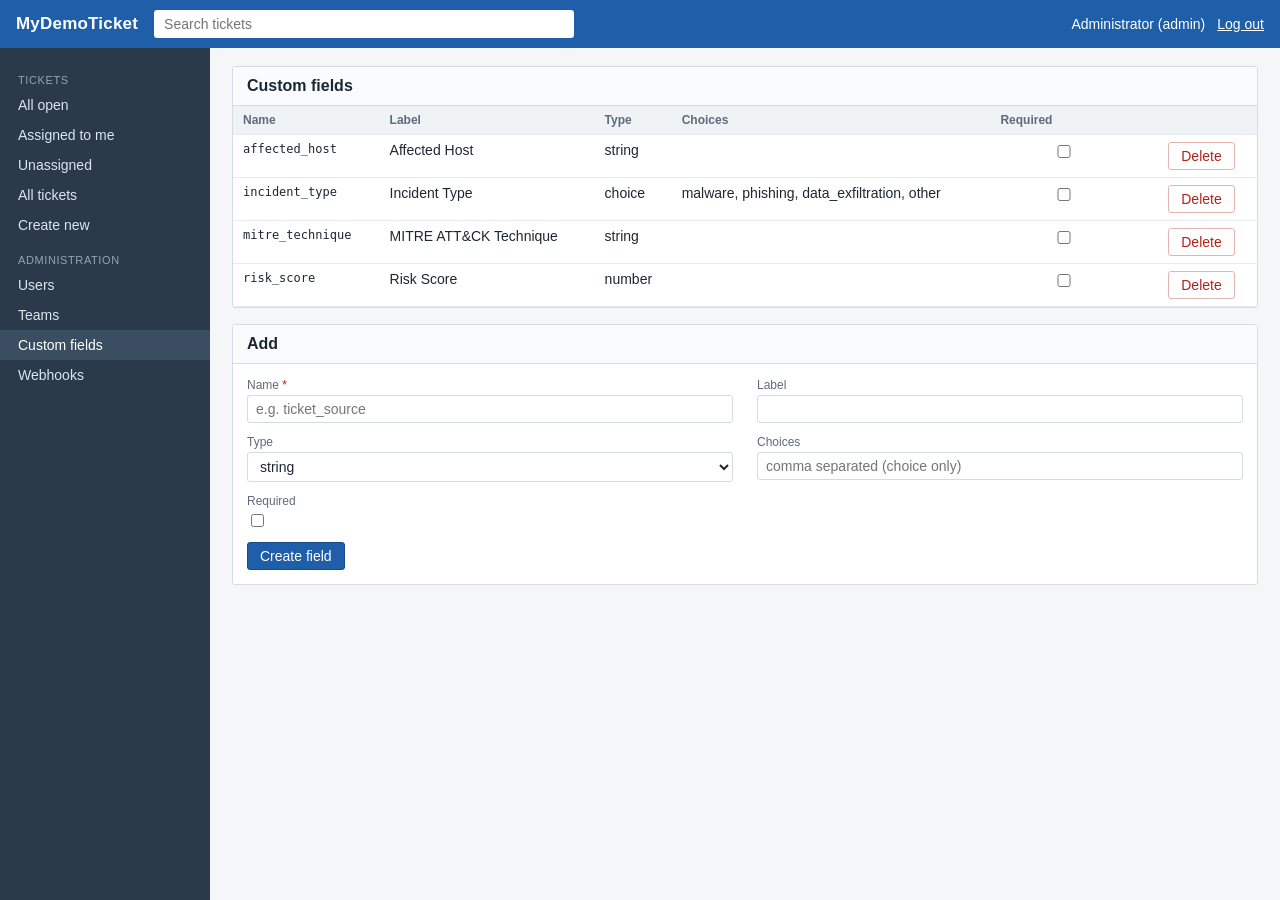
<file: docs/mockups/admin-custom-fields.html>
<!doctype html>
<html lang="en">
<head>
  <meta charset="utf-8">
  <meta name="viewport" content="width=device-width, initial-scale=1">
  <title>Mockup - Custom fields - MyDemoTicket</title>
  <!-- Static mockup: uses the real UI stylesheet; all data is placeholder data. -->
  <link rel="stylesheet" href="../../ticket-system/mydemoticket/static/app.css">
</head>
<body>
  <header class="topbar">
    <a class="brand" href="ticket-list.html">MyDemoTicket</a>
    <form class="global-search"><input type="search" placeholder="Search tickets" aria-label="Search tickets"></form>
    <div class="userbox"><span>Administrator (admin)</span><button type="button" class="link">Log out</button></div>
  </header>
  <div class="layout">
    <nav class="sidebar">
      <div class="nav-section">Tickets</div>
      <a href="ticket-list.html">All open</a>
      <a href="ticket-list.html">Assigned to me</a>
      <a href="ticket-list.html">Unassigned</a>
      <a href="ticket-list.html">All tickets</a>
      <a href="ticket-detail.html">Create new</a>
      <div class="nav-section">Administration</div>
      <a href="admin-custom-fields.html">Users</a>
      <a href="admin-custom-fields.html">Teams</a>
      <a class="active" href="admin-custom-fields.html">Custom fields</a>
      <a href="admin-custom-fields.html">Webhooks</a>
    </nav>
    <main class="content">
      <div class="panel">
        <div class="panel-head"><h1>Custom fields</h1></div>
        <table class="list">
          <thead><tr><th>Name</th><th>Label</th><th>Type</th><th>Choices</th><th>Required</th><th></th></tr></thead>
          <tbody>
            <tr><td class="mono">affected_host</td><td>Affected Host</td><td>string</td><td></td><td><input type="checkbox" aria-label="Required"></td><td><button class="danger">Delete</button></td></tr>
            <tr><td class="mono">incident_type</td><td>Incident Type</td><td>choice</td><td>malware, phishing, data_exfiltration, other</td><td><input type="checkbox" aria-label="Required"></td><td><button class="danger">Delete</button></td></tr>
            <tr><td class="mono">mitre_technique</td><td>MITRE ATT&amp;CK Technique</td><td>string</td><td></td><td><input type="checkbox" aria-label="Required"></td><td><button class="danger">Delete</button></td></tr>
            <tr><td class="mono">risk_score</td><td>Risk Score</td><td>number</td><td></td><td><input type="checkbox" aria-label="Required"></td><td><button class="danger">Delete</button></td></tr>
          </tbody>
        </table>
      </div>
      <div class="panel">
        <div class="panel-head"><h2>Add</h2></div>
        <form class="panel-body form-grid">
          <div><label class="req">Name</label><input placeholder="e.g. ticket_source"></div>
          <div><label>Label</label><input></div>
          <div><label>Type</label><select><option>string</option><option>number</option><option>boolean</option><option>choice</option><option>date</option></select></div>
          <div><label>Choices</label><input placeholder="comma separated (choice only)"></div>
          <div><label>Required</label><input type="checkbox"></div>
          <div class="wide"><button class="primary" type="button">Create field</button></div>
        </form>
      </div>
    </main>
  </div>
</body>
</html>
</file>
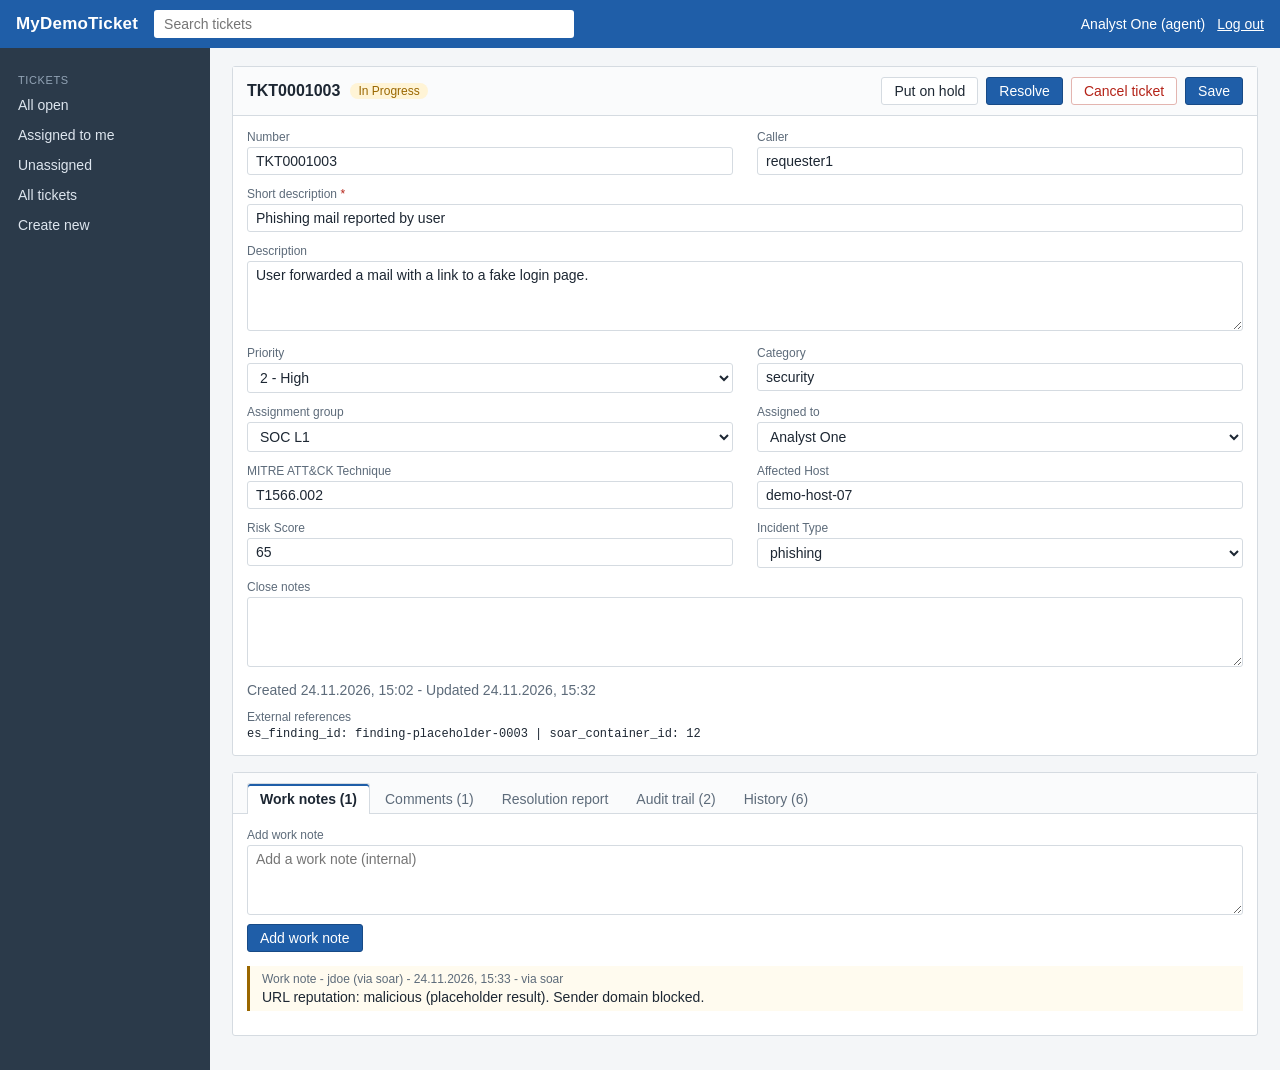
<file: docs/mockups/ticket-detail.html>
<!doctype html>
<html lang="en">
<head>
  <meta charset="utf-8">
  <meta name="viewport" content="width=device-width, initial-scale=1">
  <title>Mockup - Ticket detail - MyDemoTicket</title>
  <!-- Static mockup: uses the real UI stylesheet; all data is placeholder data. -->
  <link rel="stylesheet" href="../../ticket-system/mydemoticket/static/app.css">
</head>
<body>
  <header class="topbar">
    <a class="brand" href="ticket-list.html">MyDemoTicket</a>
    <form class="global-search"><input type="search" placeholder="Search tickets" aria-label="Search tickets"></form>
    <div class="userbox"><span>Analyst One (agent)</span><button type="button" class="link">Log out</button></div>
  </header>
  <div class="layout">
    <nav class="sidebar">
      <div class="nav-section">Tickets</div>
      <a href="ticket-list.html">All open</a>
      <a href="ticket-list.html">Assigned to me</a>
      <a href="ticket-list.html">Unassigned</a>
      <a href="ticket-list.html">All tickets</a>
      <a href="ticket-detail.html">Create new</a>
    </nav>
    <main class="content">
      <div class="panel">
        <div class="panel-head">
          <h1>TKT0001003 </h1><span class="badge state-in_progress">In Progress</span>
          <span class="spacer"></span>
          <div class="actions">
            <button>Put on hold</button>
            <button class="primary">Resolve</button>
            <button class="danger">Cancel ticket</button>
            <button class="primary">Save</button>
          </div>
        </div>
        <div class="panel-body form-grid">
          <div><label>Number</label><input value="TKT0001003" disabled></div>
          <div><label>Caller</label><input value="requester1" disabled></div>
          <div class="wide"><label class="req">Short description</label><input value="Phishing mail reported by user"></div>
          <div class="wide"><label>Description</label><textarea>User forwarded a mail with a link to a fake login page.</textarea></div>
          <div><label>Priority</label><select><option>1 - Critical</option><option selected>2 - High</option><option>3 - Moderate</option><option>4 - Low</option></select></div>
          <div><label>Category</label><input value="security"></div>
          <div><label>Assignment group</label><select><option>-- none --</option><option selected>SOC L1</option><option>SOC L2</option><option>IT Ops</option></select></div>
          <div><label>Assigned to</label><select><option>-- none --</option><option selected>Analyst One</option><option>Analyst Two</option></select></div>
          <div><label>MITRE ATT&amp;CK Technique</label><input value="T1566.002"></div>
          <div><label>Affected Host</label><input value="demo-host-07"></div>
          <div><label>Risk Score</label><input type="number" value="65"></div>
          <div><label>Incident Type</label><select><option>-</option><option>malware</option><option selected>phishing</option><option>data_exfiltration</option><option>other</option></select></div>
          <div class="wide"><label>Close notes</label><textarea></textarea></div>
          <div class="wide muted">Created 24.11.2026, 15:02 - Updated 24.11.2026, 15:32</div>
          <div class="wide"><label>External references</label><div class="mono">es_finding_id: finding-placeholder-0003  |  soar_container_id: 12</div></div>
        </div>
      </div>
      <!-- Journal tabs (static: only the "Work notes" panel is shown, the others are hidden). -->
      <div class="panel">
        <div class="panel-head tabs-head">
          <div class="tablist" role="tablist" aria-label="Ticket activity">
            <button type="button" role="tab" id="tab-worknotes" aria-controls="tabpanel-worknotes" aria-selected="true" tabindex="0">Work notes (1)</button>
            <button type="button" role="tab" id="tab-comments" aria-controls="tabpanel-comments" aria-selected="false" tabindex="-1">Comments (1)</button>
            <button type="button" role="tab" id="tab-resolution" aria-controls="tabpanel-resolution" aria-selected="false" tabindex="-1">Resolution report</button>
            <button type="button" role="tab" id="tab-audit" aria-controls="tabpanel-audit" aria-selected="false" tabindex="-1">Audit trail (2)</button>
            <button type="button" role="tab" id="tab-history" aria-controls="tabpanel-history" aria-selected="false" tabindex="-1">History (6)</button>
          </div>
        </div>
        <div class="panel-body tabpanel" role="tabpanel" id="tabpanel-worknotes" aria-labelledby="tab-worknotes" tabindex="0">
          <form class="journal-form">
            <label for="j-work_note">Add work note</label>
            <textarea id="j-work_note" placeholder="Add a work note (internal)"></textarea>
            <div><button class="primary" type="button">Add work note</button></div>
          </form>
          <ul class="journal">
            <li class="work_note"><div class="meta">Work note - jdoe (via soar) - 24.11.2026, 15:33 - via soar</div><div class="body">URL reputation: malicious (placeholder result). Sender domain blocked.</div></li>
          </ul>
        </div>
        <div class="panel-body tabpanel" role="tabpanel" id="tabpanel-comments" aria-labelledby="tab-comments" tabindex="0" hidden>
          <ul class="journal">
            <li class="comment"><div class="meta">Comment - analyst1 - 24.11.2026, 15:31 - via web</div><div class="body">Thanks for reporting, we are looking into it.</div></li>
          </ul>
        </div>
        <div class="panel-body tabpanel" role="tabpanel" id="tabpanel-resolution" aria-labelledby="tab-resolution" tabindex="0" hidden>
          <div class="report">
            <h3>Close notes</h3>
            <p class="muted">Not resolved yet.</p>
            <p class="muted">Resolved: -</p>
            <h3>Summary</h3>
            <div class="summary-entry"><div class="meta">ai-assistant (via soar) - 24.11.2026, 15:40</div><div class="body">Root cause: phishing mail (placeholder).
Sender domain blocked, mailbox cleaned.</div></div>
            <details class="earlier"><summary>Earlier summaries (1)</summary>
              <div class="summary-entry"><div class="meta">soar - 24.11.2026, 15:35</div><div class="body">First triage summary (placeholder).</div></div>
            </details>
          </div>
        </div>
        <div class="panel-body tabpanel" role="tabpanel" id="tabpanel-audit" aria-labelledby="tab-audit" tabindex="0" hidden>
          <table class="list">
            <thead><tr><th>Time</th><th>Field</th><th>Old → New</th><th>Actor</th><th>Source</th></tr></thead>
            <tbody>
              <tr><td>24.11.2026, 15:32</td><td class="mono">state</td><td class="pre-wrap">new → in_progress</td><td>analyst1</td><td>web</td></tr>
              <tr><td>24.11.2026, 15:02</td><td class="mono">created</td><td class="pre-wrap">Ticket created</td><td>requester1</td><td>web</td></tr>
            </tbody>
          </table>
        </div>
        <div class="panel-body tabpanel" role="tabpanel" id="tabpanel-history" aria-labelledby="tab-history" tabindex="0" hidden>
          <p class="muted">All entries chronologically (newest first), as before.</p>
        </div>
      </div>
    </main>
  </div>
</body>
</html>
</file>
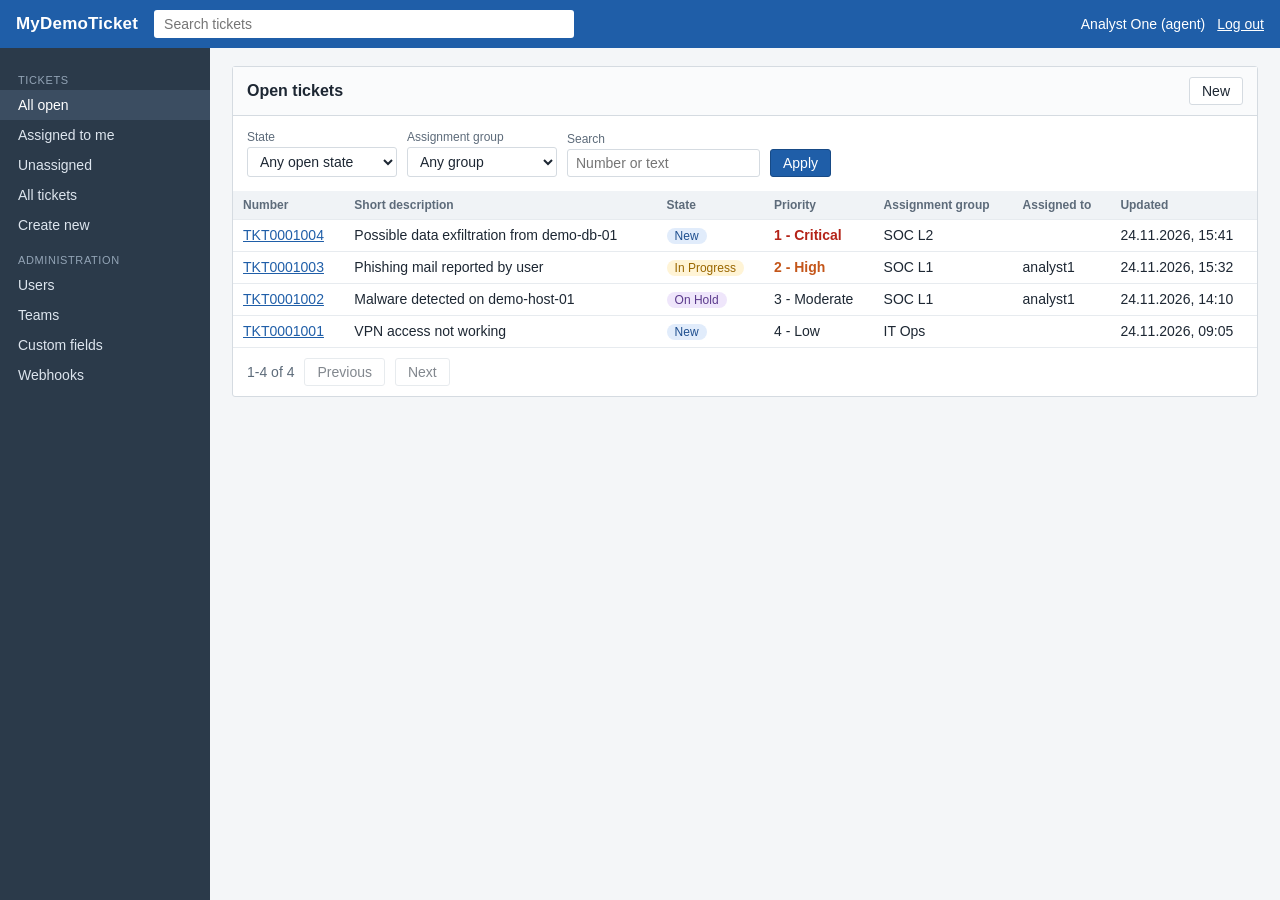
<file: docs/mockups/ticket-list.html>
<!doctype html>
<html lang="en">
<head>
  <meta charset="utf-8">
  <meta name="viewport" content="width=device-width, initial-scale=1">
  <title>Mockup - Ticket list - MyDemoTicket</title>
  <!-- Static mockup: uses the real UI stylesheet; all data is placeholder data. -->
  <link rel="stylesheet" href="../../ticket-system/mydemoticket/static/app.css">
</head>
<body>
  <header class="topbar">
    <a class="brand" href="ticket-list.html">MyDemoTicket</a>
    <form class="global-search"><input type="search" placeholder="Search tickets" aria-label="Search tickets"></form>
    <div class="userbox"><span>Analyst One (agent)</span><button type="button" class="link">Log out</button></div>
  </header>
  <div class="layout">
    <nav class="sidebar">
      <div class="nav-section">Tickets</div>
      <a class="active" href="ticket-list.html">All open</a>
      <a href="ticket-list.html">Assigned to me</a>
      <a href="ticket-list.html">Unassigned</a>
      <a href="ticket-list.html">All tickets</a>
      <a href="ticket-detail.html">Create new</a>
      <div class="nav-section">Administration</div>
      <a href="admin-custom-fields.html">Users</a>
      <a href="admin-custom-fields.html">Teams</a>
      <a href="admin-custom-fields.html">Custom fields</a>
      <a href="admin-custom-fields.html">Webhooks</a>
    </nav>
    <main class="content">
      <div class="panel">
        <div class="panel-head"><h1>Open tickets</h1><span class="spacer"></span><a class="btn" href="ticket-detail.html">New</a></div>
        <form class="filters panel-body">
          <div><label for="s">State</label><select id="s"><option>Any open state</option><option>New</option><option>In Progress</option><option>On Hold</option></select></div>
          <div><label for="g">Assignment group</label><select id="g"><option>Any group</option><option>SOC L1</option><option>SOC L2</option><option>IT Ops</option></select></div>
          <div><label for="q">Search</label><input id="q" type="search" placeholder="Number or text"></div>
          <div><button class="primary" type="button">Apply</button></div>
        </form>
        <table class="list">
          <thead><tr><th>Number</th><th>Short description</th><th>State</th><th>Priority</th><th>Assignment group</th><th>Assigned to</th><th>Updated</th></tr></thead>
          <tbody>
            <tr><td><a href="ticket-detail.html">TKT0001004</a></td><td>Possible data exfiltration from demo-db-01</td><td><span class="badge state-new">New</span></td><td class="prio-1">1 - Critical</td><td>SOC L2</td><td></td><td>24.11.2026, 15:41</td></tr>
            <tr><td><a href="ticket-detail.html">TKT0001003</a></td><td>Phishing mail reported by user</td><td><span class="badge state-in_progress">In Progress</span></td><td class="prio-2">2 - High</td><td>SOC L1</td><td>analyst1</td><td>24.11.2026, 15:32</td></tr>
            <tr><td><a href="ticket-detail.html">TKT0001002</a></td><td>Malware detected on demo-host-01</td><td><span class="badge state-on_hold">On Hold</span></td><td class="prio-3">3 - Moderate</td><td>SOC L1</td><td>analyst1</td><td>24.11.2026, 14:10</td></tr>
            <tr><td><a href="ticket-detail.html">TKT0001001</a></td><td>VPN access not working</td><td><span class="badge state-new">New</span></td><td class="prio-4">4 - Low</td><td>IT Ops</td><td></td><td>24.11.2026, 09:05</td></tr>
          </tbody>
        </table>
        <div class="pager"><span>1-4 of 4</span><button disabled>Previous</button><button disabled>Next</button></div>
      </div>
    </main>
  </div>
</body>
</html>
</file>
<file: ticket-system/mydemoticket/static/app.css>
/* MyDemoTicket - plain ServiceNow-like look. No external fonts or assets.
 * Colours are custom properties; <html data-theme="light|dark"> picks the set (app.js resolves "system"). */
:root {
  color-scheme: light;
  --blue: #1f5ea8;
  --blue-dark: #174a86;
  --blue-light: #e8f0fa;
  --bg: #f4f6f8;
  --panel: #ffffff;
  --panel-head: #fafbfc;
  --border: #d5dbe1;
  --row-border: #e7ebef;
  --th-bg: #f0f3f6;
  --text: #1d2733;
  --muted: #5d6b7a;
  --input-bg: #ffffff;
  --button-bg: #ffffff;
  --danger: #b42318;
  --danger-border: #e3b5b0;
  --ok: #1a7f37;
  --warn: #9a6700;
  --on-accent: #ffffff;
  --topbar-bg: #1f5ea8;
  --topbar-sub: #dbe7f5;
  --topbar-sep: #5b86bd;
  --sidebar-bg: #2b3a4a;
  --sidebar-text: #dde5ee;
  --sidebar-active: #3b4d61;
  --sidebar-section: #93a4b6;
  --badge-bg: #e9edf1;
  --state-new-bg: #e1ecfb; --state-new-fg: #1f4f8f;
  --state-progress-bg: #fff4d6; --state-progress-fg: #9a6700;
  --state-hold-bg: #efe6fb; --state-hold-fg: #5b3a8c;
  --state-resolved-bg: #dcf3e3; --state-resolved-fg: #1a7f37;
  --state-closed-bg: #e4e7eb; --state-closed-fg: #44505c;
  --state-cancelled-bg: #f6e1df; --state-cancelled-fg: #b42318;
  --prio-2: #c4561a;
  --journal-bg: #ffffff;
  --worknote-bg: #fffbef;
  --summary-bg: #f3fbf5;
  --audit-border: #c5ccd3;
  --secret-bg: #fffbe6;
  --secret-border: #f0d58c;
  --toast-bg: #24303c;
  --backdrop: rgba(0, 0, 0, .45);
  font-family: -apple-system, BlinkMacSystemFont, "Segoe UI", Roboto, Helvetica, Arial, sans-serif;
  font-size: 14px;
  color: var(--text);
}
:root[data-theme=dark] {
  color-scheme: dark;
  --blue: #6ea8ff;
  --blue-dark: #4c8ef0;
  --blue-light: #1f2c3d;
  --bg: #12171d;
  --panel: #1b222b;
  --panel-head: #202833;
  --border: #36424f;
  --row-border: #2a3440;
  --th-bg: #232c37;
  --text: #e4e9ef;
  --muted: #a3b0be;
  --input-bg: #131920;
  --button-bg: #26303b;
  --danger: #ff8a80;
  --danger-border: #7a3a35;
  --ok: #6fd08c;
  --warn: #e8c060;
  --on-accent: #0d1520;
  --topbar-bg: #15335a;
  --topbar-sub: #c4d6ec;
  --topbar-sep: #3d5f8a;
  --sidebar-bg: #0e1318;
  --sidebar-text: #cfd8e2;
  --sidebar-active: #26323f;
  --sidebar-section: #8a9bad;
  --badge-bg: #2b3540;
  --state-new-bg: #1d3250; --state-new-fg: #a9c9f5;
  --state-progress-bg: #3d3217; --state-progress-fg: #f1d27a;
  --state-hold-bg: #33284a; --state-hold-fg: #cdb7f0;
  --state-resolved-bg: #173a24; --state-resolved-fg: #8fe0a6;
  --state-closed-bg: #2c333b; --state-closed-fg: #c2cad3;
  --state-cancelled-bg: #44201d; --state-cancelled-fg: #ffaba3;
  --prio-2: #f0a070;
  --journal-bg: #1b222b;
  --worknote-bg: #2a2616;
  --summary-bg: #17291e;
  --audit-border: #4a5663;
  --secret-bg: #2e2814;
  --secret-border: #6b5a22;
  --toast-bg: #2f3b48;
  --backdrop: rgba(0, 0, 0, .65);
}
* { box-sizing: border-box; }
body { margin: 0; background: var(--bg); color: var(--text); }
[hidden] { display: none !important; }
a { color: var(--blue); }

.topbar {
  display: flex; align-items: center; gap: 16px;
  height: 48px; padding: 0 16px;
  background: var(--topbar-bg); color: #fff;
}
.brand { color: #fff; font-weight: 700; font-size: 17px; text-decoration: none; letter-spacing: .2px; }
.global-search { flex: 1; max-width: 420px; }
.global-search input { width: 100%; border: 0; border-radius: 3px; padding: 6px 10px; }
.userbox { margin-left: auto; display: flex; gap: 12px; align-items: center; }
.userbox .link { color: #fff; }
.user-name { color: #fff; text-decoration: none; border-bottom: 1px dotted var(--topbar-sub); }
.user-name:hover { border-bottom-style: solid; }
.user-name:focus-visible, .userbox .link:focus-visible { outline: 2px solid #fff; outline-offset: 2px; }
.tenant-box { display: flex; align-items: center; gap: 6px; padding-right: 12px; border-right: 1px solid var(--topbar-sep); }
.tenant-caption { font-size: 11px; text-transform: uppercase; letter-spacing: .6px; color: var(--topbar-sub); }
.tenant-name { font-weight: 600; }
.tenant-switch { width: auto; max-width: 220px; padding: 3px 6px; border: 0; }
.sr-only {
  position: absolute; width: 1px; height: 1px; padding: 0; margin: -1px;
  overflow: hidden; clip: rect(0, 0, 0, 0); white-space: nowrap; border: 0;
}

.layout { display: flex; min-height: calc(100vh - 48px); }
.sidebar {
  width: 210px; flex-shrink: 0; background: var(--sidebar-bg); padding: 12px 0;
}
.sidebar a { display: block; padding: 7px 18px; color: var(--sidebar-text); text-decoration: none; }
.sidebar a:hover, .sidebar a.active { background: var(--sidebar-active); color: #fff; }
.nav-section { padding: 14px 18px 4px; color: var(--sidebar-section); font-size: 11px; text-transform: uppercase; letter-spacing: .6px; }
.content { flex: 1; padding: 18px 22px; min-width: 0; }

.panel { background: var(--panel); border: 1px solid var(--border); border-radius: 3px; margin-bottom: 16px; }
.panel-head {
  display: flex; align-items: center; gap: 10px; padding: 10px 14px;
  border-bottom: 1px solid var(--border); background: var(--panel-head);
}
.panel-head h1, .panel-head h2 { margin: 0; font-size: 16px; }
.panel-head .spacer { flex: 1; }
.panel-body { padding: 14px; }

button, .btn {
  font: inherit; cursor: pointer; border-radius: 3px; padding: 5px 12px;
  border: 1px solid var(--border); background: var(--button-bg); color: var(--text);
}
.btn { display: inline-block; text-decoration: none; }
button.primary { background: var(--blue); border-color: var(--blue-dark); color: var(--on-accent); }
button.primary:hover { background: var(--blue-dark); }
button.danger { color: var(--danger); border-color: var(--danger-border); }
button.link { border: 0; background: none; padding: 0; color: var(--blue); text-decoration: underline; }
button:disabled { opacity: .55; cursor: default; }
button:focus-visible, .btn:focus-visible, input:focus-visible, select:focus-visible, textarea:focus-visible {
  outline: 2px solid var(--blue); outline-offset: 1px;
}

input, select, textarea {
  font: inherit; color: var(--text); border: 1px solid var(--border); border-radius: 3px;
  padding: 5px 8px; background: var(--input-bg); width: 100%;
}
textarea { min-height: 70px; resize: vertical; }
input[type=checkbox] { width: auto; }
label { display: block; font-size: 12px; color: var(--muted); margin-bottom: 3px; }
label.check { display: flex; gap: 6px; align-items: center; font-size: 13px; color: var(--text); }

.filters { display: flex; flex-wrap: wrap; gap: 10px; align-items: flex-end; }
.filters > div { min-width: 150px; }

table.list { width: 100%; border-collapse: collapse; }
table.list th, table.list td { text-align: left; padding: 7px 10px; border-bottom: 1px solid var(--row-border); vertical-align: top; }
table.list th { background: var(--th-bg); font-weight: 600; font-size: 12px; color: var(--muted); }
table.list tr:hover td { background: var(--blue-light); }
table.list td input, table.list td select { min-width: 120px; }
.pager { display: flex; gap: 10px; align-items: center; padding: 10px 14px; color: var(--muted); }

.form-grid { display: grid; grid-template-columns: repeat(2, minmax(0, 1fr)); gap: 12px 24px; }
.form-grid .wide { grid-column: 1 / -1; }
.req::after { content: " *"; color: var(--danger); }
.checks { display: grid; grid-template-columns: repeat(auto-fill, minmax(230px, 1fr)); gap: 6px 16px; }

.badge { display: inline-block; padding: 1px 8px; border-radius: 10px; font-size: 12px; background: var(--badge-bg); }
.state-new { background: var(--state-new-bg); color: var(--state-new-fg); }
.state-in_progress { background: var(--state-progress-bg); color: var(--state-progress-fg); }
.state-on_hold { background: var(--state-hold-bg); color: var(--state-hold-fg); }
.state-resolved { background: var(--state-resolved-bg); color: var(--state-resolved-fg); }
.state-closed { background: var(--state-closed-bg); color: var(--state-closed-fg); }
.state-cancelled { background: var(--state-cancelled-bg); color: var(--state-cancelled-fg); }
.prio-1 { color: var(--danger); font-weight: 700; }
.prio-2 { color: var(--prio-2); font-weight: 600; }

.actions { display: flex; flex-wrap: wrap; gap: 8px; }
.journal { list-style: none; margin: 0; padding: 0; }
.journal li { border-left: 3px solid var(--border); padding: 6px 12px; margin-bottom: 10px; background: var(--journal-bg); }
.journal li.comment { border-color: var(--blue); }
.journal li.work_note { border-color: var(--warn); background: var(--worknote-bg); }
.journal li.audit { border-color: var(--audit-border); color: var(--muted); font-size: 13px; }
.journal .meta { font-size: 12px; color: var(--muted); margin-bottom: 3px; }
.journal .body { white-space: pre-wrap; }
.journal li.summary { border-color: var(--ok); background: var(--summary-bg); }

/* journal tabs on the ticket detail page (role=tablist / tab / tabpanel) */
.tabs-head { padding-bottom: 0; }
.tablist { display: flex; flex-wrap: wrap; gap: 2px; margin-bottom: -1px; }
.tablist [role=tab] {
  border: 1px solid transparent; border-bottom: 0; border-radius: 3px 3px 0 0;
  background: none; color: var(--muted); padding: 7px 12px;
}
.tablist [role=tab]:hover { color: var(--text); background: var(--blue-light); }
.tablist [role=tab][aria-selected=true] {
  background: var(--panel); color: var(--text); font-weight: 600;
  border-color: var(--border); box-shadow: inset 0 2px 0 var(--blue);
}
.tablist [role=tab]:focus-visible, .tabpanel:focus-visible { outline: 2px solid var(--blue); outline-offset: 1px; }
.journal-form { margin-bottom: 14px; }
.journal-form > div { margin-top: 6px; }
.report h3 { font-size: 13px; margin: 14px 0 6px; }
.report h3:first-child { margin-top: 0; }
.report .body, .pre-wrap { white-space: pre-wrap; }
.summary-entry { border-left: 3px solid var(--ok); background: var(--summary-bg); padding: 6px 12px; margin-bottom: 10px; }
.summary-entry .meta { font-size: 12px; color: var(--muted); margin-bottom: 3px; }
.earlier summary { cursor: pointer; color: var(--blue); margin: 6px 0; }

.login { max-width: 360px; margin: 70px auto; }
.login .panel-body > div { margin-bottom: 12px; }
.error { color: var(--danger); }
.ok-text { color: var(--ok); }
.muted { color: var(--muted); }
.mono { font-family: ui-monospace, SFMono-Regular, Menlo, monospace; font-size: 12px; word-break: break-all; }
.secret-box { background: var(--secret-bg); border: 1px solid var(--secret-border); padding: 10px; margin: 10px 0; }
.status-success { color: var(--ok); }
.status-failed { color: var(--danger); }
.status-skipped, .status-pending, .status-retrying { color: var(--warn); }

/* stat tiles (reports, audit) */
.tiles { display: grid; grid-template-columns: repeat(auto-fill, minmax(170px, 1fr)); gap: 12px; }
.tile { border: 1px solid var(--border); border-radius: 3px; padding: 10px 12px; background: var(--panel-head); }
.tile .tile-label { font-size: 12px; color: var(--muted); }
.tile .tile-value { font-size: 22px; font-weight: 700; margin-top: 4px; word-break: break-word; }
.tile .tile-value.small { font-size: 13px; font-weight: 400; }
.tile.ok .tile-value { color: var(--ok); }
.tile.bad .tile-value { color: var(--danger); }

/* plain HTML/CSS bar charts */
.bar-groups { display: grid; grid-template-columns: repeat(auto-fit, minmax(260px, 1fr)); gap: 16px; }
.bars { list-style: none; margin: 0; padding: 0; }
.bars li { display: grid; grid-template-columns: 110px 1fr 40px; gap: 8px; align-items: center; margin-bottom: 6px; }
.bar-label { overflow: hidden; text-overflow: ellipsis; white-space: nowrap; }
.bar-track { height: 14px; background: var(--badge-bg); border-radius: 2px; overflow: hidden; }
.bar-fill { height: 100%; width: 0; background: var(--blue); }
.bar-count { text-align: right; font-variant-numeric: tabular-nums; }
.bar-groups h3 { font-size: 13px; margin: 0 0 8px; }

/* modal dialog (set password) */
dialog.modal {
  border: 1px solid var(--border); border-radius: 4px; padding: 0; width: min(420px, 92vw);
  background: var(--panel); color: var(--text);
}
dialog.modal::backdrop { background: var(--backdrop); }
dialog.modal .panel-body > div { margin-bottom: 12px; }

.toast {
  position: fixed; right: 18px; bottom: 18px; padding: 10px 14px; border-radius: 3px;
  background: var(--toast-bg); color: #fff; box-shadow: 0 2px 8px rgba(0,0,0,.25); max-width: 420px;
}
.toast.err { background: #b42318; }

@media (max-width: 800px) {
  .sidebar { display: none; }
  .form-grid { grid-template-columns: 1fr; }
  .tenant-caption { display: none; }
}

/* multi-select filters (button + checkbox panel) and bulk editing */
.multi { position: relative; }
.multi-button { width: 100%; min-width: 150px; text-align: left; white-space: nowrap; overflow: hidden; text-overflow: ellipsis; }
.multi-button::after { content: " \25BE"; color: var(--muted); }
.multi-panel {
  position: absolute; z-index: 20; top: calc(100% + 2px); left: 0; min-width: 220px; max-height: 320px; overflow-y: auto;
  background: var(--panel); border: 1px solid var(--border); border-radius: 3px; padding: 8px 10px;
  box-shadow: 0 2px 8px rgba(0,0,0,.2);
}
.multi-panel label.check { margin: 3px 0; white-space: nowrap; }
.multi-panel .actions { margin-top: 6px; border-top: 1px solid var(--row-border); padding-top: 6px; }
.select-col { width: 28px; }
.bulk-bar { background: var(--blue-light); border-top: 1px solid var(--border); border-bottom: 1px solid var(--border); }
.bulk-bar .bulk-head { display: flex; gap: 12px; align-items: center; margin-bottom: 8px; }
.bulk-bar .wide { margin-top: 8px; }
.bulk-summary { border-bottom: 1px solid var(--border); }
.bulk-summary p { margin: 0 0 4px; }
.bulk-failures { margin: 0; padding-left: 18px; }
</file>
